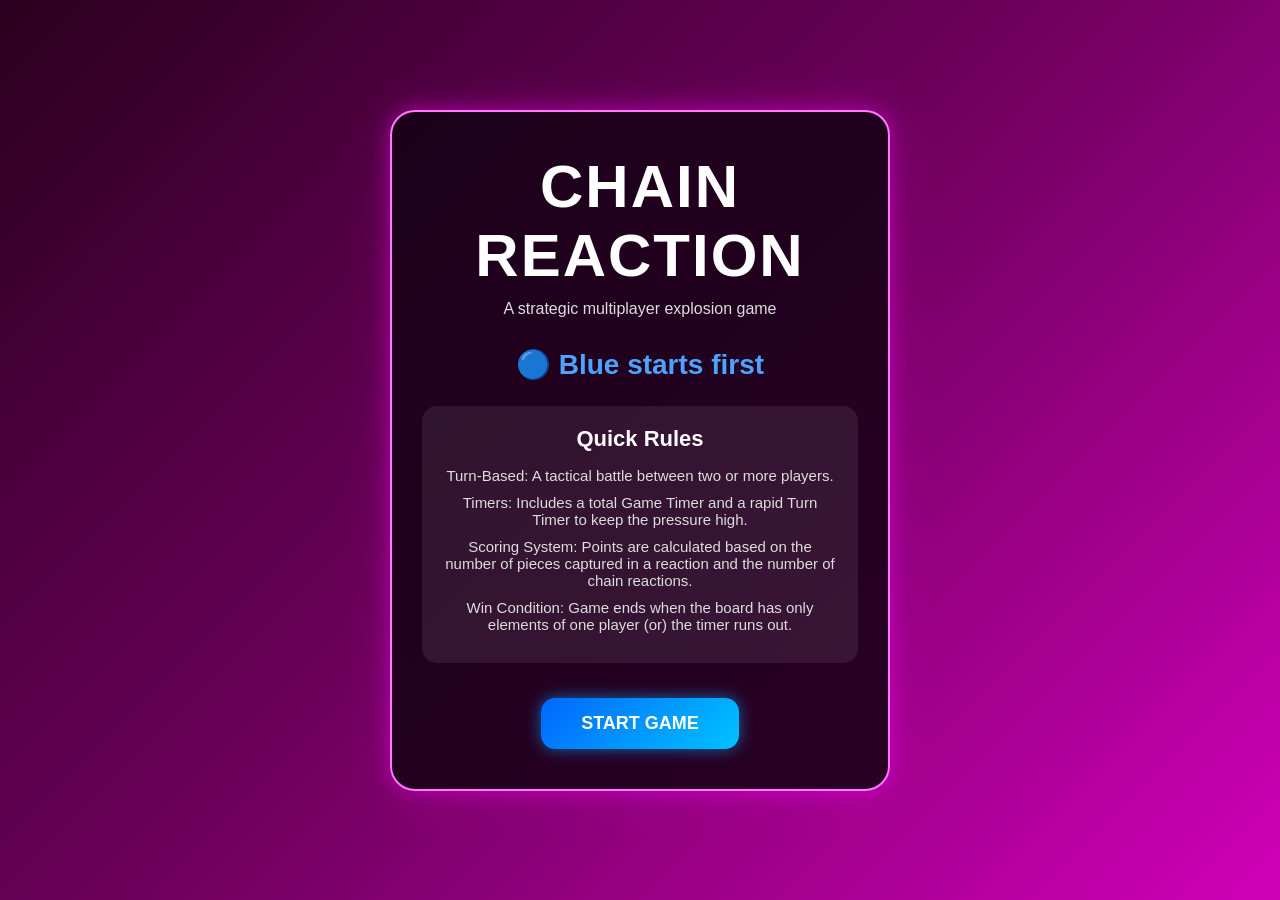
<file: index.html>
<!doctype html>
<html lang="en">
  <head>
    <meta charset="UTF-8" />

    <meta name="viewport" content="width=device-width, initial-scale=1.0" />

    <title>Chain Reaction</title>

    <link rel="stylesheet" href="css/home.css" />
  </head>

  <body>
    <div class="landing-container">
      <div class="game-card">
        <h1 class="game-title">CHAIN REACTION</h1>

        <p class="subtitle">A strategic multiplayer explosion game</p>

        <div class="starter-info">
          <h2>🔵 Blue starts first</h2>
        </div>

        <div class="rules-box">
          <h3>Quick Rules</h3>

          <ul>
            <li>Turn-Based: A tactical battle between two or more players.</li>
            <li>
              Timers: Includes a total Game Timer and a rapid Turn Timer to keep
              the pressure high.
            </li>
            <li>
              Scoring System: Points are calculated based on the number of
              pieces captured in a reaction and the number of chain reactions.
            </li>
            <li>
              Win Condition: Game ends when the board has only elements of one
              player (or) the timer runs out.
            </li>
          </ul>
        </div>
        <div>
          <button class="start-btn" id="startBtn">START GAME</button>
        </div>
      </div>
    </div>
    <div id="gameMode" class="overlay hidden">
        <div class="dialog-box">
        <h2>Choose player mode</h2>
        <!-- <a href="game.html?mode=0" disabled> -->
            <button class="dialog-box-button" id="bot-button">BOT</button>
        <!-- </a> -->
        <a href="game.html?mode=1">
            <button class="dialog-box-button" id="twoPlayer">2 Player</button>
        </a>
        </div>
    </div>
  </body>
  <script src="js/home.js"></script>
</html>
</file>
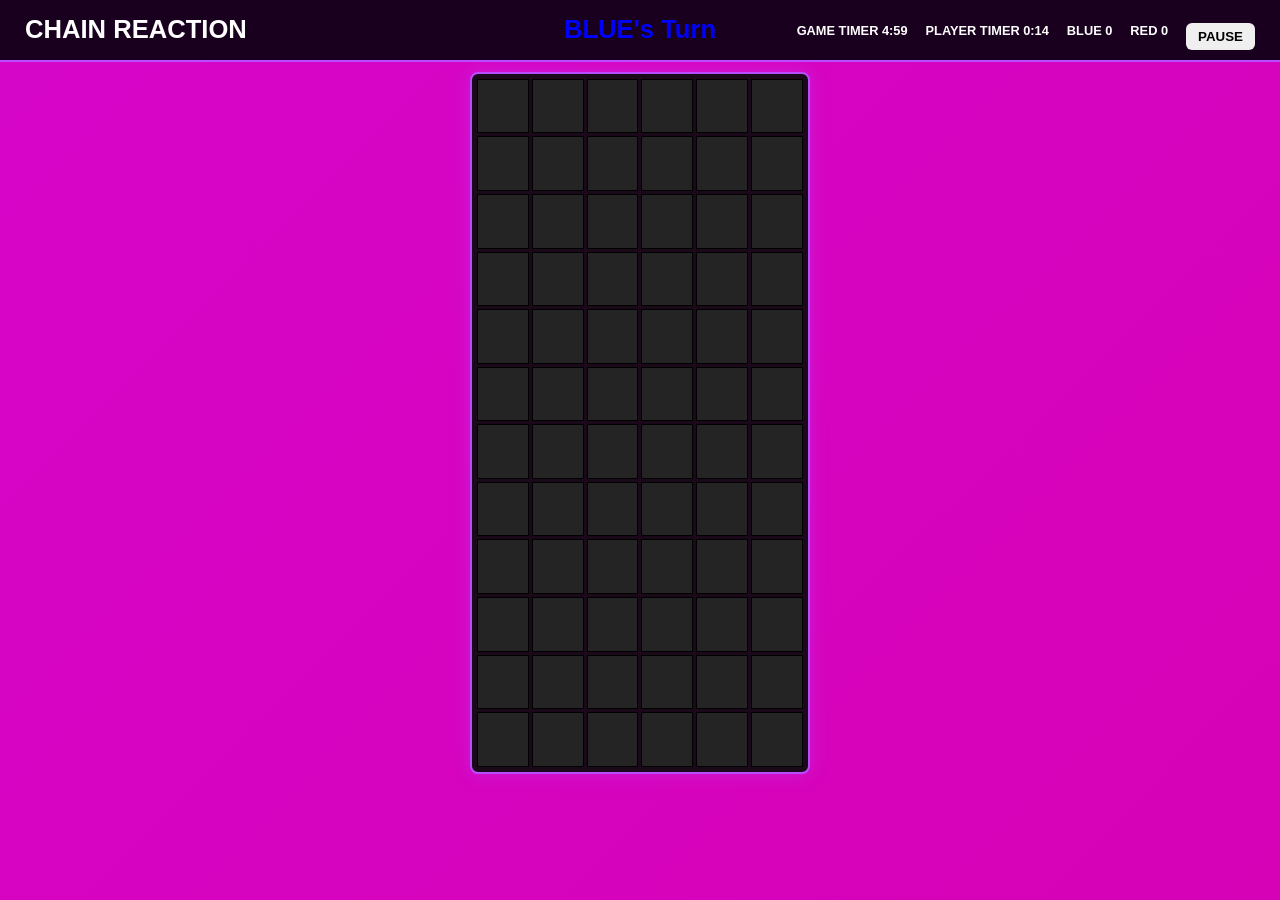
<file: game.html>
<!DOCTYPE html>
<html lang="en">

<head>

    <meta charset="UTF-8">

    <meta name="viewport"
          content="width=device-width, initial-scale=1.0">

    <title>Chain RXN</title>



    <link rel="stylesheet"
          href="css/game.css">
</head>

<body>

  
     

    <header class="top-bar">

            <div class="left-title" id="gameTitle">
                CHAIN REACTION
            </div>

        <div class="center-text"
             id="turnText">

            BLUE player starts

        </div>

        <div class="right-info">

            <span id="gameTimer">
                GAME TIMER 5:00
            </span>

            <span id="playerTimer">
                PLAYER TIMER 0:15
            </span>

            <span id="blueScore"> 
                 0
            </span>

            <span id="redScore">
                RED 0
            </span>
            <div id="pauseOverlay" class="overlay hidden">
                <div class="dialog-box ">
                    <h2>Game Paused</h2>
                    <p>Screen is frozen.Click resume to continue playing</p>
                    <button class="dialog-box-button" id="resumeBtn">Resume</button>
                </div>
            </div>
            <div id="restartOverlay" class="overlay hidden">
                <div class="dialog-box">
                    <h2 id ="dialogBoxHeader"></h2>
                    <p id ="dialogBoxPara"></p>
                    <button class="dialog-box-button" id="restartBtn">Restart</button>
                </div>
            </div>
            <button id="pauseBtn">
                PAUSE
            </button>
            
        

        </div>

    </header>

    <main class="game-container">

        <div class="board"
             id="board">

        </div>

    </main>

    <audio id="explodeSound"
           src="sounds/explode.mp3"></audio>

    <script src="js/script.js"></script>

</body>

</html>
</file>
<file: css/home.css>
* {

    margin: 0;

    padding: 0;

    box-sizing: border-box;
}


body {

    min-height: 100vh;

    display: flex;

    justify-content: center;

    align-items: center;

    font-family: Arial, Helvetica, sans-serif;

    background:
        linear-gradient(
            135deg,
            #2b001f,
            #71005f,
            #d000b8
        );

    overflow: hidden;
}



.landing-container {

    width: 100%;

    display: flex;

    justify-content: center;

    align-items: center;

    padding: 20px;
}




.game-card {

    width: min(90vw, 500px);

    background:
        rgba(20, 0, 20, 0.85);

    border:

        2px solid #ff79ff;

    border-radius: 25px;

    padding: 40px 30px;

    text-align: center;

    backdrop-filter: blur(10px);

    box-shadow:

        0 0 20px rgba(255, 0, 255, 0.4),

        0 0 50px rgba(255, 0, 255, 0.2);
}




.game-title {

    font-size: clamp(38px, 5vw, 60px);

    color: white;

    margin-bottom: 10px;

    letter-spacing: 2px;
}




.subtitle {

    color: #dddddd;

    font-size: 16px;

    margin-bottom: 30px;
}




.starter-info {

    margin-bottom: 25px;
}


.starter-info h2 {

    color: #4da3ff;

    font-size: 28px;
}



.rules-box {

    background:

        rgba(255, 255, 255, 0.08);

    border-radius: 15px;

    padding: 20px;

    margin-bottom: 35px;
}


.rules-box h3 {

    color: white;

    margin-bottom: 15px;

    font-size: 22px;
}


.rules-box ul {

    list-style: none;
}


.rules-box li {

    color: #dddddd;

    margin-bottom: 10px;

    font-size: 15px;
}



.start-btn {

    padding: 15px 40px;

    border: none;

    border-radius: 14px;

    background:
        linear-gradient(
            135deg,
            #0066ff,
            #00c3ff
        );

    color: white;

    font-size: 18px;

    font-weight: bold;

    cursor: pointer;

    transition: 0.25s;

    box-shadow:
        0 0 15px rgba(0, 170, 255, 0.6);
}




.start-btn:hover {

    transform: scale(1.08);

    box-shadow:
        0 0 25px rgba(0, 170, 255, 0.9);
}


/* MOBILE */

@media (max-width: 576px)
{

    .game-card {

        padding: 30px 20px;
    }

    .starter-info h2 {

        font-size: 22px;
    }

    .rules-box li {

        font-size: 14px;
    }

    .start-btn {

        width: 100%;
    }
}

.overlay {
  position: fixed;
  top: 0;
  left: 0;
  width: 100vw;
  height: 100vh;
  background: rgba(0, 0, 0, 0.6); 
  display: flex;
  justify-content: center; 
  align-items: center;     
  z-index: 9999;         
}


.dialog-box {

    background: linear-gradient(
        145deg,
        #2d1030,
        #4b1d50
    );

    padding: 40px 35px;

    border-radius: 20px;

    text-align: center;

    min-width: 320px;

    max-width: 90vw;

    border: 2px solid #d68cff;

    box-shadow:
        0 0 20px rgba(214, 140, 255, 0.4),
        0 0 60px rgba(214, 140, 255, 0.2);

    animation: popup 0.25s ease;
}




.dialog-box h2 {

    color: white;

    font-size: clamp(28px, 4vw, 42px);

    margin-bottom: 15px;

    letter-spacing: 1px;
}
.dialog-box-button {

    background: linear-gradient(
        135deg,
        #2d7cff,
        #6ea8ff
    );

    color: white;

    border: none;

    padding: 14px 34px;

    border-radius: 12px;

    font-size: 16px;

    font-weight: bold;

    cursor: pointer;

    transition: all 0.2s ease;

    box-shadow:
        0 0 12px rgba(45, 124, 255, 0.5);
}



.dialog-box-button:hover {

    transform: scale(1.06);

    box-shadow:
        0 0 20px rgba(45, 124, 255, 0.8);
}
.hidden {
  display: none !important;
}

#bot-button{
    cursor: not-allowed;
}
</file>
<file: css/game.css>
* {

    margin: 0;

    padding: 0;

    box-sizing: border-box;
}



body {

    min-height: 100vh;

    overflow-x: hidden;

    font-family: Arial, Helvetica, sans-serif;

    background: linear-gradient(
    135deg,
    #d606c9,
    #d602b6
);
}

#turnText{
    color: blue;
}

#gameTitle:hover{
    cursor: pointer;
    color: gray;
}




.top-bar {

    width: 100%;

    min-height: 60px;

background-color: #1a001f;

border-bottom: 2px solid #b84dff;

    display: flex;

    justify-content: space-between;

    align-items: center;

    flex-wrap: wrap;

    padding: 10px clamp(10px, 3vw, 25px);

    color: white;

    gap: 12px;
    position: relative;
}

.left-title {

    font-size: clamp(18px, 2vw, 28px);

    font-weight: 900;

    white-space: nowrap;
}




.center-text {

    position: absolute;

    left: 50%;

    transform: translateX(-50%);

    font-size: clamp(18px, 2vw, 28px);

    font-weight: bold;

    text-align: center;

    white-space: nowrap;
}




.right-info {

    display: flex;

    gap: clamp(8px, 1.5vw, 18px);

    font-size: clamp(10px, 1vw, 14px);

    font-weight: bold;

    flex-wrap: wrap;
    margin-top: 1em;

    justify-content: flex-end;
}


.game-container {

    width: 100%;

    display: flex;

    justify-content: center;

    align-items: flex-start;

    padding-top: 10px;

    padding-bottom: 30px;
}



.board {

    width: min(92vw, 340px);

    height: min(78vh, 760px);

background: rgba(10, 10, 10, 0.92);

    padding: min(1vw, 5px);

    display: grid;

    grid-template-columns: repeat(6, 1fr);

    grid-template-rows: repeat(12, 1fr);

    gap: min(0.6vw, 3px);

    border-radius: 8px;
    border: 2px solid #b84dff;

box-shadow:
    0 0 18px rgba(184, 77, 255, 0.35);
}



.cell {

background-color: #242424;

    border: 1px solid black;

    position: relative;

    overflow: hidden;

    cursor: pointer;

    transition: 0.2s;
}




.cell:hover {

background-color: #5d2f7d;
box-shadow:
    0 0 10px rgba(184, 77, 255, 0.45);

    transform: scale(1.05);
}




.orb {

    width: clamp(8px, 1.7vw, 16px);

    height: clamp(8px, 1.7vw, 16px);

    border-radius: 50%;

    position: absolute;

    animation: pulse 1s infinite;
    pointer-events: none;
}




.blue-orb {

background: #3b82ff;


}



.red-orb {

background: #ff4b6e;

    
}


@media (max-width: 992px)
{
    .center-text {

        position: static;

        transform: none;

        width: 100%;

        text-align: center;

        order: 3;

        margin-top: 5px;
    }

    .top-bar {

        justify-content: center;
    }

    .right-info {

        width: 100%;

        justify-content: center;
    }
}




@media (max-width: 576px)
{

   

    .top-bar {

        padding: 14px 10px;

        gap: 8px;

        flex-direction: column;

        justify-content: center;

        align-items: center;
    }


  

    .left-title {

        font-size: 16px;

        text-align: center;
    }




    .center-text {

        position: static;

        transform: none;

        width: 100%;

        text-align: center;

        order: 3;

        font-size: 16px;

        margin-top: 4px;
    }


   

    .right-info {

        width: 100%;

        justify-content: center;

        gap: 10px;

        font-size: 10px;

        flex-wrap: wrap;
    }


   

    .game-container {

        padding-top: 6px;

        padding-bottom: 20px;
    }


   

    .board {

        width: 94vw;

        aspect-ratio: 1 / 1.95;

        gap: 2px;

        padding: 4px;

        border-radius: 12px;
    }


  

    .cell {

        border-width: 1px;
    }




    .orb {

        width: 9px;

        height: 9px;
    }
}
#pauseBtn {

    color: black;

    border: none;


    padding: 6px 12px;

    border-radius: 6px;

    font-weight: bold;

    cursor: pointer;

    transition: 0.2s;
}

#pauseBtn:hover {

background: #b84dff;
}

.overlay {
  position: fixed;
  top: 0;
  left: 0;
  width: 100vw;
  height: 100vh;
  background: rgba(0, 0, 0, 0.6); 
  display: flex;
  justify-content: center; 
  align-items: center;     
  z-index: 9999;         
}


.dialog-box {

    background: linear-gradient(
        145deg,
        #2d1030,
        #4b1d50
    );

    padding: 40px 35px;

    border-radius: 20px;

    text-align: center;

    min-width: 320px;

    max-width: 90vw;

    border: 2px solid #d68cff;

    box-shadow:
        0 0 20px rgba(214, 140, 255, 0.4),
        0 0 60px rgba(214, 140, 255, 0.2);

    animation: popup 0.25s ease;
}




.dialog-box h2 {

    color: white;

    font-size: clamp(28px, 4vw, 42px);

    margin-bottom: 15px;

    letter-spacing: 1px;
}




.dialog-box p {

    color: #ddd;

    font-size: 16px;

    margin-bottom: 28px;

    line-height: 1.5;
}




.dialog-box-button {

    background: linear-gradient(
        135deg,
        #2d7cff,
        #6ea8ff
    );

    color: white;

    border: none;

    padding: 14px 34px;

    border-radius: 12px;

    font-size: 16px;

    font-weight: bold;

    cursor: pointer;

    transition: all 0.2s ease;

    box-shadow:
        0 0 12px rgba(45, 124, 255, 0.5);
}



.dialog-box-button:hover {

    transform: scale(1.06);

    box-shadow:
        0 0 20px rgba(45, 124, 255, 0.8);
}



@keyframes popup {

    from {

        transform: scale(0.8);

        opacity: 0;
    }

    to {

        transform: scale(1);

        opacity: 1;
    }
}

.hidden {
  display: none !important;
}
</file>
